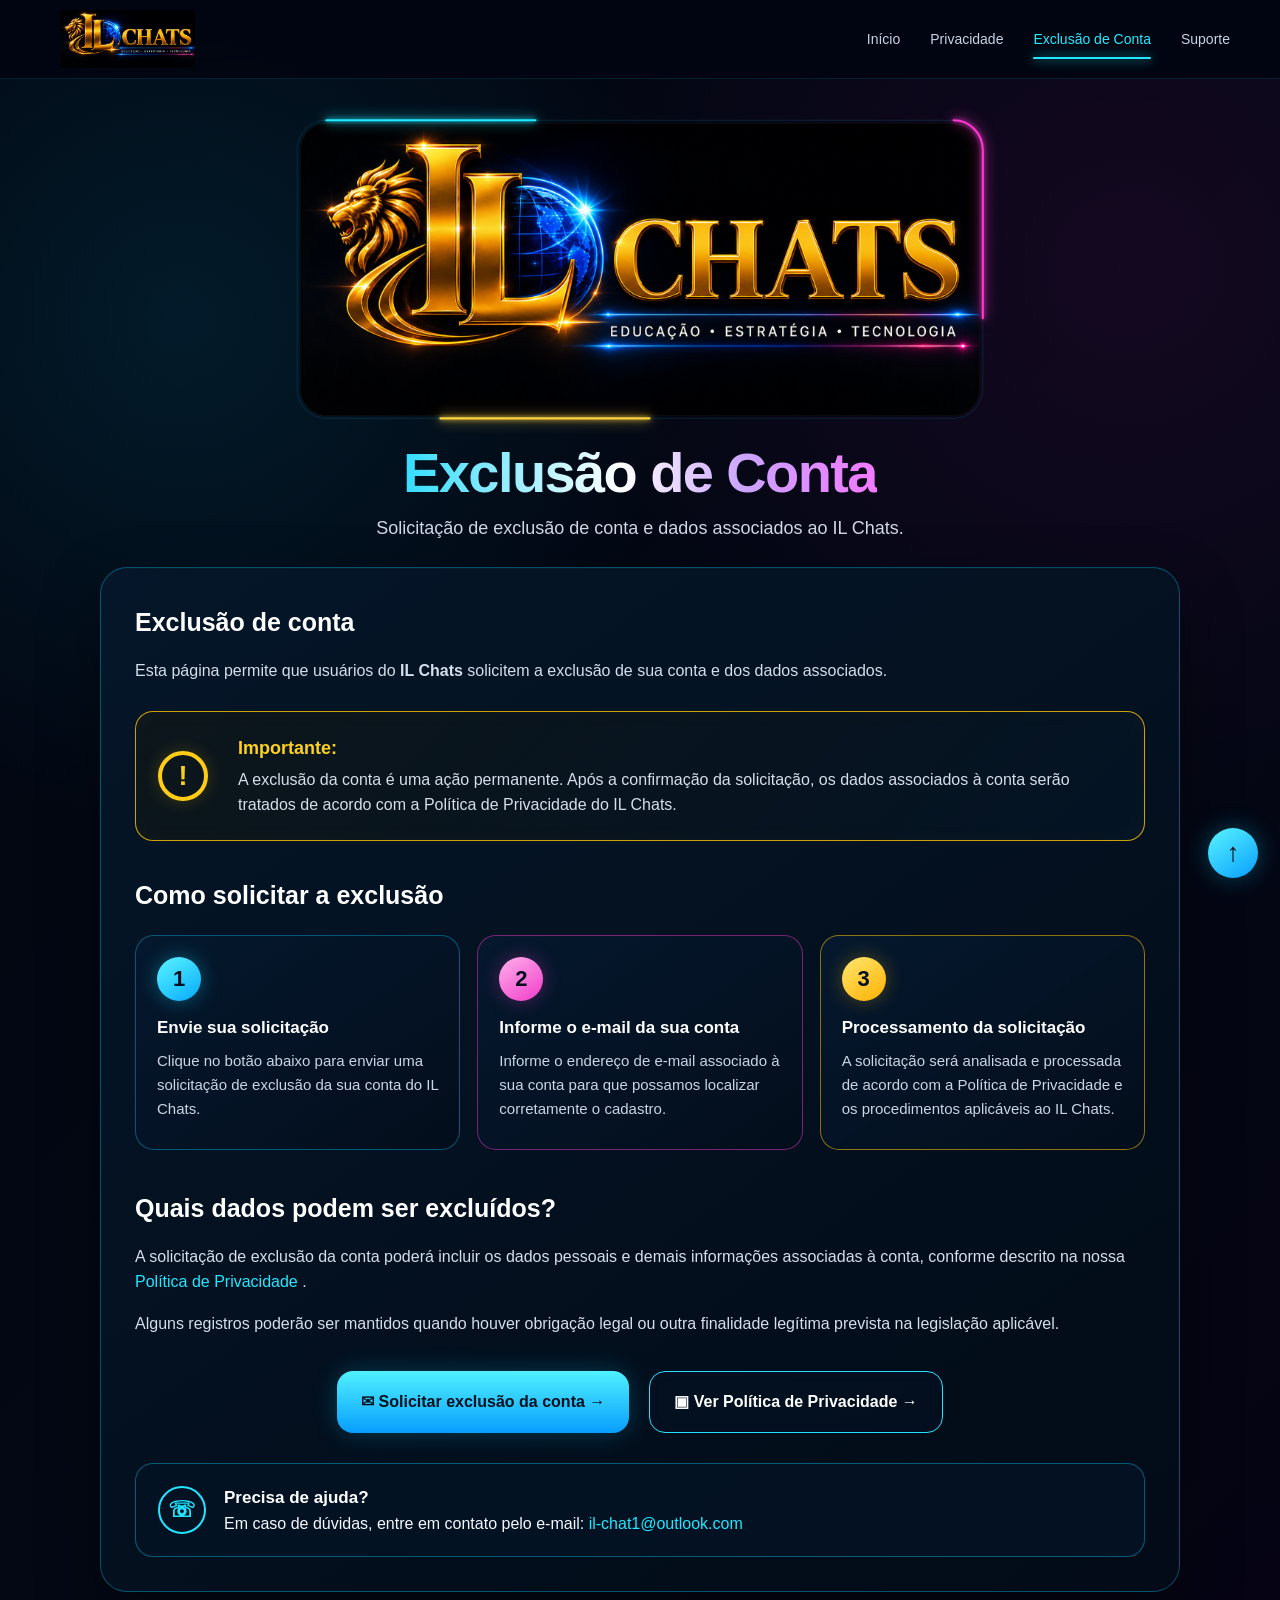
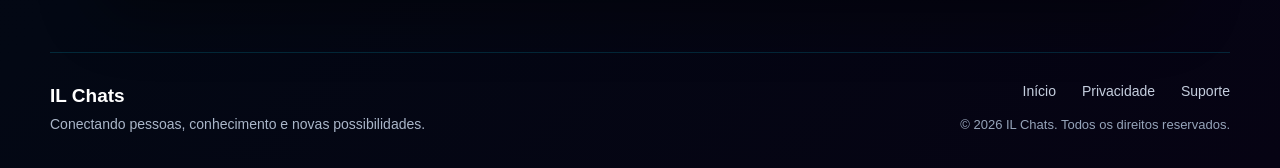
<file: exclusao-conta.html>
<!DOCTYPE html>
<html lang="pt-BR">

<head>

    <meta charset="UTF-8">

    <meta
        name="viewport"
        content="width=device-width, initial-scale=1.0"
    >

    <!-- =========================================================
         SEO — IL CHATS
    ========================================================== -->

    <title>Exclusão de Conta | IL Chats</title>

    <meta
        name="description"
        content="Página oficial do IL Chats para solicitar a exclusão da conta e dos dados associados. Consulte nossa Política de Privacidade e saiba como solicitar a remoção da sua conta."
    >

    <meta
        name="keywords"
        content="IL Chats, excluir conta IL Chats, exclusão de conta IL Chats, apagar conta IL Chats, remover conta IL Chats, excluir dados IL Chats, privacidade IL Chats, aplicativo IL Chats"
    >

    <meta
        name="author"
        content="IL Chats"
    >

    <meta
        name="application-name"
        content="IL Chats"
    >

    <meta
        name="robots"
        content="index, follow, max-image-preview:large, max-snippet:-1, max-video-preview:-1"
    >

    <meta
        name="googlebot"
        content="index, follow, max-image-preview:large, max-snippet:-1, max-video-preview:-1"
    >

    <meta
        name="theme-color"
        content="#020611"
    >

    <meta
        name="color-scheme"
        content="dark"
    >


    <!-- =========================================================
         CANONICAL
    ========================================================== -->

    <link
        rel="canonical"
        href="https://il-bate-papo.github.io/exclusao-conta.html"
    >


    <!-- =========================================================
         FAVICON / APP
    ========================================================== -->

    <link
        rel="icon"
        href="/favicon.ico?v=6"
        sizes="any"
    >

    <link
        rel="shortcut icon"
        href="/favicon.ico?v=6"
    >

    <link
        rel="apple-touch-icon"
        href="/icon.svg?v=6"
    >

    <link
        rel="manifest"
        href="/manifest.webmanifest"
    >


    <!-- =========================================================
         OPEN GRAPH — WHATSAPP / FACEBOOK / LINKEDIN
    ========================================================== -->

    <meta
        property="og:locale"
        content="pt_BR"
    >

    <meta
        property="og:type"
        content="website"
    >

    <meta
        property="og:site_name"
        content="IL Chats"
    >

    <meta
        property="og:title"
        content="Exclusão de Conta | IL Chats"
    >

    <meta
        property="og:description"
        content="Página oficial do IL Chats para solicitar a exclusão da conta e dos dados associados."
    >

    <meta
        property="og:url"
        content="https://il-bate-papo.github.io/exclusao-conta.html"
    >

    <meta
        property="og:image"
        content="https://il-bate-papo.github.io/whatsapp-preview.jpg?v=20260910-2"
    >

    <meta
        property="og:image:secure_url"
        content="https://il-bate-papo.github.io/whatsapp-preview.jpg?v=20260910-2"
    >

    <meta
        property="og:image:type"
        content="image/jpeg"
    >

    <meta
        property="og:image:width"
        content="1200"
    >

    <meta
        property="og:image:height"
        content="630"
    >

    <meta
        property="og:image:alt"
        content="IL Chats — Educação, Estratégia e Tecnologia"
    >


    <!-- =========================================================
         X / TWITTER
    ========================================================== -->

    <meta
        name="twitter:card"
        content="summary_large_image"
    >

    <meta
        name="twitter:title"
        content="Exclusão de Conta | IL Chats"
    >

    <meta
        name="twitter:description"
        content="Página oficial para solicitar a exclusão da conta e dos dados associados ao IL Chats."
    >

    <meta
        name="twitter:image"
        content="https://il-bate-papo.github.io/whatsapp-preview.jpg?v=20260910-2"
    >


    <!-- =========================================================
         SCHEMA.ORG — GOOGLE
    ========================================================== -->

    <script type="application/ld+json">
    {
        "@context": "https://schema.org",
        "@graph": [
            {
                "@type": "Organization",
                "@id": "https://il-bate-papo.github.io/#organization",
                "name": "IL Chats",
                "url": "https://il-bate-papo.github.io/",
                "logo": {
                    "@type": "ImageObject",
                    "url": "https://il-bate-papo.github.io/logo-chats.png"
                }
            },
            {
                "@type": "WebSite",
                "@id": "https://il-bate-papo.github.io/#website",
                "name": "IL Chats",
                "url": "https://il-bate-papo.github.io/",
                "publisher": {
                    "@id": "https://il-bate-papo.github.io/#organization"
                },
                "inLanguage": "pt-BR"
            },
            {
                "@type": "WebPage",
                "@id": "https://il-bate-papo.github.io/exclusao-conta.html#webpage",
                "url": "https://il-bate-papo.github.io/exclusao-conta.html",
                "name": "Exclusão de Conta | IL Chats",
                "description": "Página oficial do IL Chats para solicitação de exclusão de conta e dados associados.",
                "isPartOf": {
                    "@id": "https://il-bate-papo.github.io/#website"
                },
                "about": {
                    "@id": "https://il-bate-papo.github.io/#organization"
                },
                "inLanguage": "pt-BR"
            }
        ]
    }
    </script>


    <!-- =========================================================
         GOOGLE ANALYTICS
    ========================================================== -->


    <!-- Google tag (gtag.js) -->
    <script async src="https://www.googletagmanager.com/gtag/js?id=G-71RYPBZGM2"></script>
    <script>
        window.dataLayer = window.dataLayer || [];

        function gtag() {
            dataLayer.push(arguments);
        }

        gtag('js', new Date());
        gtag('config', 'G-71RYPBZGM2');
    </script>





    <!-- =========================================================
         CSS
    ========================================================== -->

    <style>

        * {
            box-sizing: border-box;
        }


        html {
            scroll-behavior: smooth;
        }


        body {

            margin: 0;

            min-height: 100vh;

            font-family:
                Arial,
                Helvetica,
                sans-serif;

            color:
                #f6f8ff;

            background:

                radial-gradient(
                    circle at 14% 18%,
                    rgba(0, 204, 255, 0.10),
                    transparent 28%
                ),

                radial-gradient(
                    circle at 88% 15%,
                    rgba(255, 0, 200, 0.07),
                    transparent 30%
                ),

                linear-gradient(
                    135deg,
                    #020611,
                    #030814 55%,
                    #060313
                );

            line-height:
                1.6;
        }


        a {
            color: inherit;
        }


        /* =====================================================
           TOPO
        ====================================================== */

        .topbar {

            position:
                sticky;

            top:
                0;

            z-index:
                100;

            background:
                rgba(2, 6, 17, 0.94);

            backdrop-filter:
                blur(12px);

            border-bottom:
                1px solid rgba(0, 220, 255, 0.13);
        }


        .topbar-inner {

            width:
                min(1180px, calc(100% - 32px));

            margin:
                0 auto;

            min-height:
                78px;

            display:
                flex;

            align-items:
                center;

            justify-content:
                space-between;

            gap:
                30px;
        }


        .brand {

            display:
                flex;

            align-items:
                center;

            text-decoration:
                none;
        }


        .brand img {

            width:
                155px;

            max-height:
                58px;

            object-fit:
                contain;

            display:
                block;
        }


        .nav {

            display:
                flex;

            align-items:
                center;

            gap:
                30px;

            flex-wrap:
                wrap;
        }


        .nav a {

            position:
                relative;

            color:
                #c9d3e5;

            text-decoration:
                none;

            font-size:
                14px;

            padding:
                9px 0;

            transition:
                color .2s ease;
        }


        .nav a:hover {

            color:
                #ffffff;
        }


        .nav a.active {

            color:
                #22ecff;
        }


        .nav a.active::after {

            content:
                "";

            position:
                absolute;

            left:
                0;

            right:
                0;

            bottom:
                0;

            height:
                2px;

            border-radius:
                10px;

            background:
                #20e6ff;

            box-shadow:
                0 0 12px #20e6ff;
        }


        /* =====================================================
           CONTAINER
        ====================================================== */

        .container {

            width:
                min(1080px, calc(100% - 30px));

            margin:
                0 auto;

            padding:
                32px 0 55px;
        }


        /* =====================================================
           HERO
        ====================================================== */

        .hero {

            text-align:
                center;

            padding:
                12px 0 24px;
        }


        /* =====================================================
           LOGOTIPO
        ====================================================== */

        .logo-box {

            position:
                relative;

            width:
                min(680px, 96%);

            margin:
                0 auto 28px;

            border-radius:
                30px;

            background:
                #000;

            overflow:
                visible;
        }


        .logo-image-wrap {

            position:
                relative;

            z-index:
                2;

            overflow:
                hidden;

            border-radius:
                27px;

            background:
                #000;

            border:
                1px solid rgba(255,255,255,.04);
        }


        .logo-image-wrap img {

            display:
                block;

            width:
                100%;

            height:
                auto;

            background:
                #000;

            border-radius:
                27px;
        }


        /*
           SVG fica exatamente sobre a moldura.
           Nenhuma parte do neon atravessa o centro.
        */

        .logo-neon {

            position:
                absolute;

            inset:
                -7px;

            width:
                calc(100% + 14px);

            height:
                calc(100% + 14px);

            overflow:
                visible;

            pointer-events:
                none;

            z-index:
                4;
        }


        .neon-base {

            fill:
                none;

            stroke:
                rgba(0, 205, 255, 0.16);

            stroke-width:
                1.2;
        }


        /*
           Cada traço percorre o caminho inteiro,
           mas aparece apenas em um pequeno trecho.
        */

        .neon-cyan,
        .neon-pink,
        .neon-gold {

            fill:
                none;

            stroke-width:
                3;

            stroke-linecap:
                round;

            path-length:
                100;

            stroke-dasharray:
                11 89;

            animation:
                neonTravel
                6.5s
                linear
                infinite;
        }


        .neon-cyan {

            stroke:
                #20eaff;

            filter:
                drop-shadow(0 0 4px #20eaff)
                drop-shadow(0 0 9px rgba(32,234,255,.7));
        }


        .neon-pink {

            stroke:
                #ff37d1;

            stroke-dashoffset:
                -33;

            filter:
                drop-shadow(0 0 4px #ff37d1)
                drop-shadow(0 0 9px rgba(255,55,209,.7));
        }


        .neon-gold {

            stroke:
                #ffd23d;

            stroke-dashoffset:
                -66;

            filter:
                drop-shadow(0 0 4px #ffd23d)
                drop-shadow(0 0 9px rgba(255,210,61,.65));
        }


        @keyframes neonTravel {

            to {
                stroke-dashoffset:
                    -100;
            }

        }


        .hero h1 {

            margin:
                14px 0 8px;

            font-size:
                clamp(37px, 6vw, 56px);

            line-height:
                1.05;

            font-weight:
                900;

            letter-spacing:
                -1.6px;
        }


        .hero h1 span {

            background:
                linear-gradient(
                    90deg,
                    #33dcff 0%,
                    #ffffff 46%,
                    #caa4ff 72%,
                    #f378ff 100%
                );

            -webkit-background-clip:
                text;

            background-clip:
                text;

            color:
                transparent;
        }


        .hero-subtitle {

            max-width:
                760px;

            margin:
                12px auto 0;

            color:
                #d0d8e7;

            font-size:
                18px;
        }


        /* =====================================================
           CARTÃO PRINCIPAL
        ====================================================== */

        .main-card {

            position:
                relative;

            padding:
                34px;

            border-radius:
                27px;

            border:
                1px solid rgba(0, 211, 255, .34);

            background:

                linear-gradient(
                    145deg,
                    rgba(5, 23, 42, .96),
                    rgba(2, 11, 23, .98)
                );

            box-shadow:

                0 24px 60px rgba(0,0,0,.38),

                inset 0 1px 0 rgba(255,255,255,.025);
        }


        .main-card h2 {

            margin:
                0 0 13px;

            color:
                #fff;

            font-size:
                25px;
        }


        .main-card p {

            color:
                #d6deeb;
        }


        /* =====================================================
           IMPORTANTE
        ====================================================== */

        .notice {

            display:
                grid;

            grid-template-columns:
                62px 1fr;

            gap:
                18px;

            align-items:
                center;

            margin:
                27px 0 34px;

            padding:
                22px;

            border-radius:
                18px;

            border:
                1px solid rgba(255, 197, 0, .80);

            background:

                linear-gradient(
                    135deg,
                    rgba(30, 26, 6, .33),
                    rgba(4, 20, 37, .94)
                );

            box-shadow:
                inset 0 0 22px rgba(255, 190, 0, .03);
        }


        .notice-icon {

            width:
                50px;

            height:
                50px;

            border:
                4px solid #ffcc17;

            border-radius:
                50%;

            display:
                grid;

            place-items:
                center;

            color:
                #ffcc17;

            font-size:
                27px;

            font-weight:
                900;

            box-shadow:
                0 0 17px rgba(255, 199, 0, .20);
        }


        .notice strong {

            display:
                block;

            margin-bottom:
                4px;

            color:
                #ffd11f;

            font-size:
                18px;
        }


        .notice p {

            margin:
                0;
        }


        /* =====================================================
           ETAPAS
        ====================================================== */

        .steps-title {

            margin-top:
                26px !important;
        }


        .steps {

            display:
                grid;

            grid-template-columns:
                repeat(3, 1fr);

            gap:
                17px;

            margin:
                20px 0 36px;
        }


        .step {

            position:
                relative;

            padding:
                21px;

            min-height:
                215px;

            border-radius:
                19px;

            background:
                linear-gradient(
                    145deg,
                    rgba(5, 25, 46, .96),
                    rgba(3, 14, 28, .98)
                );

            border:
                1px solid rgba(0, 205, 255, .38);

            transition:
                transform .2s ease,
                box-shadow .2s ease;
        }


        .step:nth-child(2) {

            border-color:
                rgba(255, 60, 208, .46);
        }


        .step:nth-child(3) {

            border-color:
                rgba(255, 197, 0, .55);
        }


        .step:hover {

            transform:
                translateY(-4px);

            box-shadow:
                0 13px 30px rgba(0,0,0,.28);
        }


        .step-number {

            width:
                44px;

            height:
                44px;

            border-radius:
                50%;

            display:
                grid;

            place-items:
                center;

            margin-bottom:
                16px;

            font-weight:
                900;

            font-size:
                22px;

            color:
                #03111e;
        }


        .step:nth-child(1) .step-number {

            background:
                linear-gradient(
                    145deg,
                    #5bf5ff,
                    #05aaff
                );

            box-shadow:
                0 0 19px rgba(0, 220, 255, .36);
        }


        .step:nth-child(2) .step-number {

            background:
                linear-gradient(
                    145deg,
                    #ffb1ec,
                    #f13cc9
                );

            box-shadow:
                0 0 19px rgba(255, 60, 210, .30);
        }


        .step:nth-child(3) .step-number {

            background:
                linear-gradient(
                    145deg,
                    #ffe770,
                    #ffb000
                );

            box-shadow:
                0 0 19px rgba(255, 185, 0, .30);
        }


        .step strong {

            display:
                block;

            margin-bottom:
                9px;

            color:
                #fff;

            font-size:
                17px;

            line-height:
                1.35;
        }


        .step p {

            margin:
                0;

            font-size:
                15px;

            color:
                #cbd5e5;
        }


        /* =====================================================
           DADOS
        ====================================================== */

        .data-section {

            padding-top:
                2px;
        }


        .data-section a {

            color:
                #25e6ff;

            text-decoration:
                none;
        }


        .data-section a:hover {

            text-decoration:
                underline;
        }


        /* =====================================================
           BOTÕES
        ====================================================== */

        .button-area {

            display:
                flex;

            justify-content:
                center;

            flex-wrap:
                wrap;

            gap:
                20px;

            margin:
                34px 0 30px;
        }


        .button {

            min-width:
                280px;

            min-height:
                62px;

            padding:
                14px 24px;

            display:
                inline-flex;

            align-items:
                center;

            justify-content:
                center;

            gap:
                12px;

            border-radius:
                16px;

            text-decoration:
                none;

            font-weight:
                800;

            transition:
                transform .2s ease,
                box-shadow .2s ease;
        }


        .button:hover {

            transform:
                translateY(-3px);
        }


        .button-primary {

            color:
                #02111e;

            background:
                linear-gradient(
                    180deg,
                    #50f1ff,
                    #079eff
                );

            box-shadow:
                0 0 24px rgba(0, 207, 255, .23);
        }


        .button-primary:hover {

            box-shadow:
                0 0 35px rgba(0, 218, 255, .35);
        }


        .button-secondary {

            color:
                #fff;

            background:
                rgba(3, 17, 32, .82);

            border:
                1px solid #24e1ff;

            box-shadow:
                inset 0 0 15px rgba(255, 48, 211, .03);
        }


        /* =====================================================
           SUPORTE
        ====================================================== */

        .support {

            display:
                flex;

            align-items:
                center;

            gap:
                18px;

            margin-top:
                26px;

            padding:
                20px 22px;

            border-radius:
                18px;

            border:
                1px solid rgba(0, 215, 255, .38);

            background:
                rgba(4, 20, 38, .78);
        }


        .support-icon {

            flex:
                0 0 48px;

            width:
                48px;

            height:
                48px;

            display:
                grid;

            place-items:
                center;

            border-radius:
                50%;

            border:
                2px solid #22e5ff;

            color:
                #22e5ff;

            font-size:
                22px;

            font-weight:
                900;
        }


        .support strong {

            display:
                block;

            color:
                #fff;

            font-size:
                17px;
        }


        .support a {

            color:
                #21e7ff;

            text-decoration:
                none;
        }


        /* =====================================================
           RODAPÉ
        ====================================================== */

        footer {

            width:
                min(1180px, calc(100% - 32px));

            margin:
                0 auto;

            padding:
                5px 0 32px;
        }


        .footer-line {

            padding-top:
                25px;

            border-top:
                1px solid rgba(0, 218, 255, .16);

            display:
                flex;

            align-items:
                flex-end;

            justify-content:
                space-between;

            gap:
                25px;

            flex-wrap:
                wrap;
        }


        .footer-brand strong {

            color:
                #fff;

            font-size:
                19px;
        }


        .footer-brand p {

            margin:
                2px 0 0;

            color:
                #aab6c9;

            font-size:
                14px;
        }


        .footer-links {

            text-align:
                right;
        }


        .footer-links a {

            margin-left:
                22px;

            color:
                #c5cede;

            text-decoration:
                none;

            font-size:
                14px;
        }


        .copyright {

            margin-top:
                11px;

            color:
                #96a4ba;

            font-size:
                13px;
        }


        /* =====================================================
           VOLTAR AO TOPO
        ====================================================== */

        .back-top {

            position:
                fixed;

            right:
                22px;

            bottom:
                22px;

            width:
                50px;

            height:
                50px;

            border-radius:
                50%;

            display:
                grid;

            place-items:
                center;

            color:
                #04131f;

            text-decoration:
                none;

            font-size:
                26px;

            font-weight:
                900;

            background:
                linear-gradient(
                    145deg,
                    #5af5ff,
                    #079eff
                );

            box-shadow:
                0 0 24px rgba(0, 215, 255, .31);
        }


        /* =====================================================
           TABLET
        ====================================================== */

        @media (max-width: 850px) {

            .steps {
                grid-template-columns: 1fr;
            }

            .step {
                min-height: auto;
            }

        }


        /* =====================================================
           CELULAR
        ====================================================== */

        @media (max-width: 650px) {

            .topbar-inner {

                width:
                    calc(100% - 22px);
            }

            .brand img {

                width:
                    126px;
            }

            .nav {

                display:
                    none;
            }

            .container {

                width:
                    calc(100% - 20px);

                padding-top:
                    25px;
            }

            .hero h1 {

                font-size:
                    37px;
            }

            .hero-subtitle {

                font-size:
                    16px;
            }

            .logo-box {

                width:
                    100%;
            }

            .main-card {

                padding:
                    23px 18px;
            }

            .notice {

                grid-template-columns:
                    1fr;

                align-items:
                    start;
            }

            .button {

                width:
                    100%;

                min-width:
                    0;
            }

            .support {

                align-items:
                    flex-start;
            }

            .footer-links {

                text-align:
                    left;
            }

            .footer-links a {

                margin:
                    5px 16px 5px 0;
            }

        }


        /* =====================================================
           REDUÇÃO DE MOVIMENTO
        ====================================================== */

        @media (prefers-reduced-motion: reduce) {

            .neon-cyan,
            .neon-pink,
            .neon-gold {

                animation:
                    none;
            }

        }

    </style>

</head>


<body id="top">


    <!-- =========================================================
         CABEÇALHO
    ========================================================== -->

    <header class="topbar">

        <div class="topbar-inner">


            <a
                class="brand"
                href="/"
                aria-label="IL Chats - Página inicial"
            >

                <img
                    src="logo-chats.png"
                    alt="IL Chats"
                >

            </a>


            <nav
                class="nav"
                aria-label="Navegação principal"
            >

                <a href="/">
                    Início
                </a>

                <a href="/privacidade.html">
                    Privacidade
                </a>

                <a
                    class="active"
                    href="/exclusao-conta.html"
                >
                    Exclusão de Conta
                </a>

                <a href="mailto:il-chat1@outlook.com">
                    Suporte
                </a>

            </nav>


        </div>

    </header>


    <!-- =========================================================
         CONTEÚDO
    ========================================================== -->

    <main class="container">


        <!-- =====================================================
             HERO
        ====================================================== -->

        <section class="hero">


            <div class="logo-box">


                <!-- LOGOTIPO EXISTENTE -->

                <div class="logo-image-wrap">

                    <img
                        src="logo-chats.png"
                        alt="IL Chats — Educação, Estratégia e Tecnologia"
                    >

                </div>


                <!--
                    NEON REALMENTE CIRCULANDO PELA BORDA
                    SEM GIRAR O RETÂNGULO
                -->

                <svg
                    class="logo-neon"
                    viewBox="0 0 1000 430"
                    preserveAspectRatio="none"
                    aria-hidden="true"
                >

                    <rect
                        class="neon-base"
                        x="6"
                        y="6"
                        width="988"
                        height="418"
                        rx="42"
                        ry="42"
                        pathLength="100"
                    />

                    <rect
                        class="neon-cyan"
                        x="6"
                        y="6"
                        width="988"
                        height="418"
                        rx="42"
                        ry="42"
                        pathLength="100"
                    />

                    <rect
                        class="neon-pink"
                        x="6"
                        y="6"
                        width="988"
                        height="418"
                        rx="42"
                        ry="42"
                        pathLength="100"
                    />

                    <rect
                        class="neon-gold"
                        x="6"
                        y="6"
                        width="988"
                        height="418"
                        rx="42"
                        ry="42"
                        pathLength="100"
                    />

                </svg>


            </div>


            <h1>
                <span>Exclusão de Conta</span>
            </h1>


            <p class="hero-subtitle">

                Solicitação de exclusão de conta
                e dados associados ao IL Chats.

            </p>


        </section>


        <!-- =====================================================
             CONTEÚDO PRINCIPAL
        ====================================================== -->

        <section class="main-card">


            <h2>
                Exclusão de conta
            </h2>


            <p>

                Esta página permite que usuários do
                <strong>IL Chats</strong>
                solicitem a exclusão de sua conta
                e dos dados associados.

            </p>


            <!-- =================================================
                 IMPORTANTE
            ================================================== -->

            <div class="notice">


                <div
                    class="notice-icon"
                    aria-hidden="true"
                >
                    !
                </div>


                <div>

                    <strong>
                        Importante:
                    </strong>


                    <p>

                        A exclusão da conta é uma ação permanente.
                        Após a confirmação da solicitação,
                        os dados associados à conta serão tratados
                        de acordo com a Política de Privacidade
                        do IL Chats.

                    </p>

                </div>


            </div>


            <!-- =================================================
                 COMO SOLICITAR
            ================================================== -->

            <h2 class="steps-title">
                Como solicitar a exclusão
            </h2>


            <div class="steps">


                <article class="step">


                    <div class="step-number">
                        1
                    </div>


                    <strong>
                        Envie sua solicitação
                    </strong>


                    <p>

                        Clique no botão abaixo para enviar
                        uma solicitação de exclusão
                        da sua conta do IL Chats.

                    </p>


                </article>


                <article class="step">


                    <div class="step-number">
                        2
                    </div>


                    <strong>
                        Informe o e-mail da sua conta
                    </strong>


                    <p>

                        Informe o endereço de e-mail associado
                        à sua conta para que possamos localizar
                        corretamente o cadastro.

                    </p>


                </article>


                <article class="step">


                    <div class="step-number">
                        3
                    </div>


                    <strong>
                        Processamento da solicitação
                    </strong>


                    <p>

                        A solicitação será analisada
                        e processada de acordo com a
                        Política de Privacidade
                        e os procedimentos aplicáveis
                        ao IL Chats.

                    </p>


                </article>


            </div>


            <!-- =================================================
                 DADOS
            ================================================== -->

            <section class="data-section">


                <h2>
                    Quais dados podem ser excluídos?
                </h2>


                <p>

                    A solicitação de exclusão da conta
                    poderá incluir os dados pessoais
                    e demais informações associadas à conta,
                    conforme descrito na nossa

                    <a href="/privacidade.html">
                        Política de Privacidade
                    </a>.

                </p>


                <p>

                    Alguns registros poderão ser mantidos
                    quando houver obrigação legal
                    ou outra finalidade legítima prevista
                    na legislação aplicável.

                </p>


            </section>


            <!-- =================================================
                 BOTÕES
            ================================================== -->

            <div class="button-area">


                <a
                    class="button button-primary"
                    href="mailto:il-chat1@outlook.com?subject=Solicitação%20de%20exclusão%20de%20conta%20-%20IL%20Chats"
                >

                    ✉ Solicitar exclusão da conta →

                </a>


                <a
                    class="button button-secondary"
                    href="/privacidade.html"
                >

                    ▣ Ver Política de Privacidade →

                </a>


            </div>


            <!-- =================================================
                 SUPORTE
            ================================================== -->

            <div class="support">


                <div
                    class="support-icon"
                    aria-hidden="true"
                >
                    ☏
                </div>


                <div>


                    <strong>
                        Precisa de ajuda?
                    </strong>


                    <span>

                        Em caso de dúvidas,
                        entre em contato pelo e-mail:

                        <a href="mailto:il-chat1@outlook.com">

                            il-chat1@outlook.com

                        </a>

                    </span>


                </div>


            </div>


        </section>


    </main>


    <!-- =========================================================
         RODAPÉ
    ========================================================== -->

    <footer>


        <div class="footer-line">


            <div class="footer-brand">

                <strong>
                    IL Chats
                </strong>

                <p>
                    Conectando pessoas,
                    conhecimento e novas possibilidades.
                </p>

            </div>


            <div class="footer-links">


                <div>

                    <a href="/">
                        Início
                    </a>

                    <a href="/privacidade.html">
                        Privacidade
                    </a>

                    <a href="mailto:il-chat1@outlook.com">
                        Suporte
                    </a>

                </div>


                <div class="copyright">

                    © 2026 IL Chats.
                    Todos os direitos reservados.

                </div>


            </div>


        </div>


    </footer>


    <!-- =========================================================
         VOLTAR AO TOPO
    ========================================================== -->

    <a
        class="back-top"
        href="#top"
        title="Voltar ao topo"
        aria-label="Voltar ao topo"
    >
        ↑
    </a>


</body>

</html>
</file>
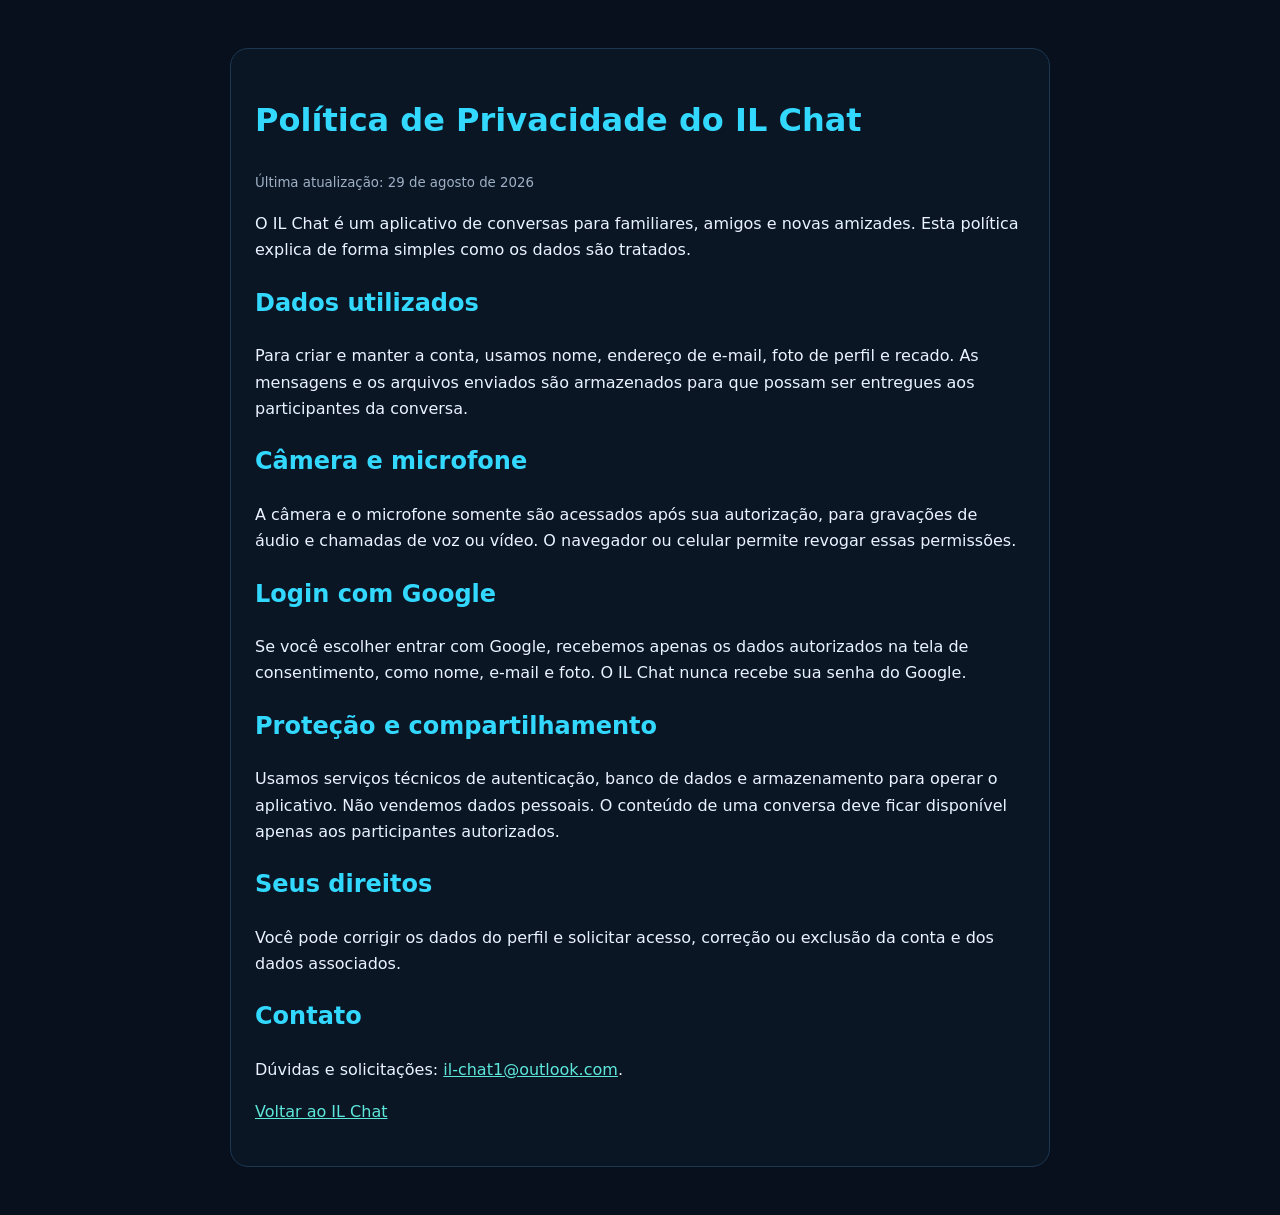
<file: privacidade.html>
<!doctype html>
<html lang="pt-BR"><head><meta charset="UTF-8"><meta name="viewport" content="width=device-width,initial-scale=1"><title>Política de Privacidade — IL Chat</title><style>body{margin:0;background:#07101c;color:#eaf3ff;font:16px/1.65 system-ui,sans-serif}main{max-width:820px;margin:auto;padding:48px 22px}h1,h2{color:#33d8ff}a{color:#5de7db}.box{background:#0b1625;border:1px solid #1d3851;border-radius:18px;padding:24px}small{color:#9fb0c5}</style></head><body><main><div class="box"><h1>Política de Privacidade do IL Chat</h1><small>Última atualização: 29 de agosto de 2026</small><p>O IL Chat é um aplicativo de conversas para familiares, amigos e novas amizades. Esta política explica de forma simples como os dados são tratados.</p><h2>Dados utilizados</h2><p>Para criar e manter a conta, usamos nome, endereço de e-mail, foto de perfil e recado. As mensagens e os arquivos enviados são armazenados para que possam ser entregues aos participantes da conversa.</p><h2>Câmera e microfone</h2><p>A câmera e o microfone somente são acessados após sua autorização, para gravações de áudio e chamadas de voz ou vídeo. O navegador ou celular permite revogar essas permissões.</p><h2>Login com Google</h2><p>Se você escolher entrar com Google, recebemos apenas os dados autorizados na tela de consentimento, como nome, e-mail e foto. O IL Chat nunca recebe sua senha do Google.</p><h2>Proteção e compartilhamento</h2><p>Usamos serviços técnicos de autenticação, banco de dados e armazenamento para operar o aplicativo. Não vendemos dados pessoais. O conteúdo de uma conversa deve ficar disponível apenas aos participantes autorizados.</p><h2>Seus direitos</h2><p>Você pode corrigir os dados do perfil e solicitar acesso, correção ou exclusão da conta e dos dados associados.</p><h2>Contato</h2><p>Dúvidas e solicitações: <a href="mailto:il-chat1@outlook.com">il-chat1@outlook.com</a>.</p><p><a href="./">Voltar ao IL Chat</a></p></div></main></body></html>
</file>
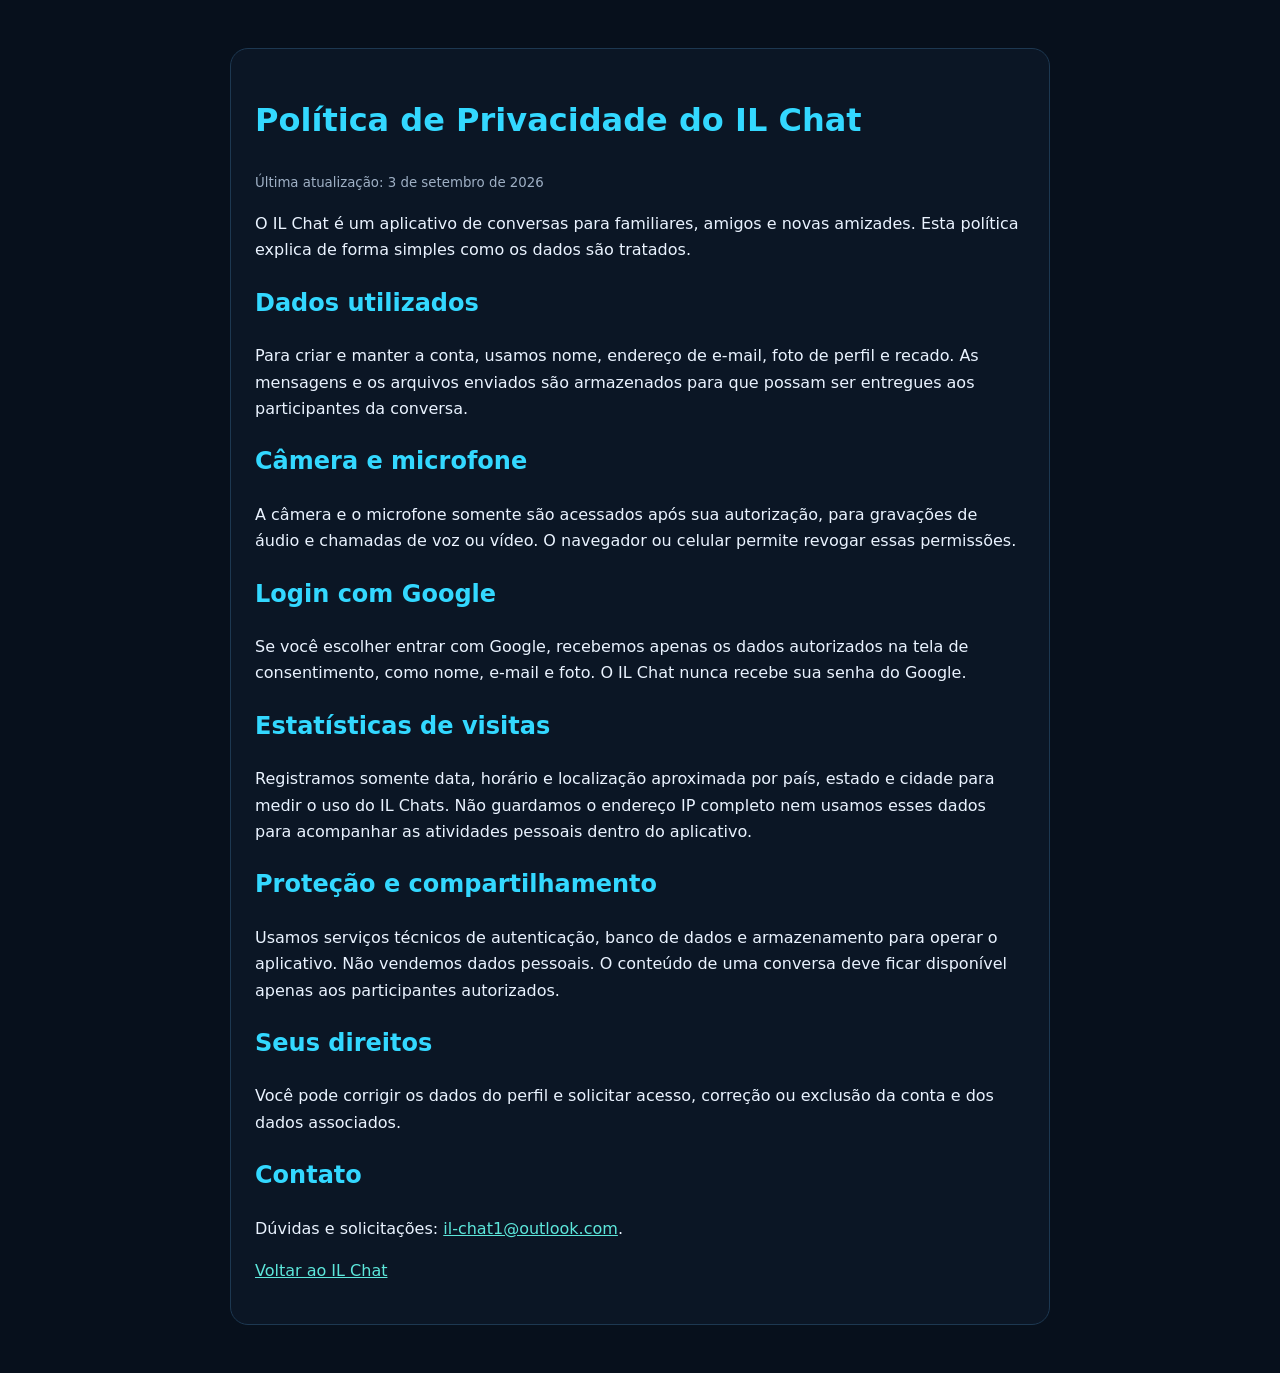
<file: privacidade1.html>
<!doctype html>
<html lang="pt-BR"><head><meta charset="UTF-8"><meta name="viewport" content="width=device-width,initial-scale=1"><title>Política de Privacidade — IL Chat</title><style>body{margin:0;background:#07101c;color:#eaf3ff;font:16px/1.65 system-ui,sans-serif}main{max-width:820px;margin:auto;padding:48px 22px}h1,h2{color:#33d8ff}a{color:#5de7db}.box{background:#0b1625;border:1px solid #1d3851;border-radius:18px;padding:24px}small{color:#9fb0c5}</style></head><body><main><div class="box"><h1>Política de Privacidade do IL Chat</h1><small>Última atualização: 3 de setembro de 2026</small><p>O IL Chat é um aplicativo de conversas para familiares, amigos e novas amizades. Esta política explica de forma simples como os dados são tratados.</p><h2>Dados utilizados</h2><p>Para criar e manter a conta, usamos nome, endereço de e-mail, foto de perfil e recado. As mensagens e os arquivos enviados são armazenados para que possam ser entregues aos participantes da conversa.</p><h2>Câmera e microfone</h2><p>A câmera e o microfone somente são acessados após sua autorização, para gravações de áudio e chamadas de voz ou vídeo. O navegador ou celular permite revogar essas permissões.</p><h2>Login com Google</h2><p>Se você escolher entrar com Google, recebemos apenas os dados autorizados na tela de consentimento, como nome, e-mail e foto. O IL Chat nunca recebe sua senha do Google.</p><h2>Estatísticas de visitas</h2><p>Registramos somente data, horário e localização aproximada por país, estado e cidade para medir o uso do IL Chats. Não guardamos o endereço IP completo nem usamos esses dados para acompanhar as atividades pessoais dentro do aplicativo.</p><h2>Proteção e compartilhamento</h2><p>Usamos serviços técnicos de autenticação, banco de dados e armazenamento para operar o aplicativo. Não vendemos dados pessoais. O conteúdo de uma conversa deve ficar disponível apenas aos participantes autorizados.</p><h2>Seus direitos</h2><p>Você pode corrigir os dados do perfil e solicitar acesso, correção ou exclusão da conta e dos dados associados.</p><h2>Contato</h2><p>Dúvidas e solicitações: <a href="mailto:il-chat1@outlook.com">il-chat1@outlook.com</a>.</p><p><a href="./">Voltar ao IL Chat</a></p></div></main></body></html>
</file>
